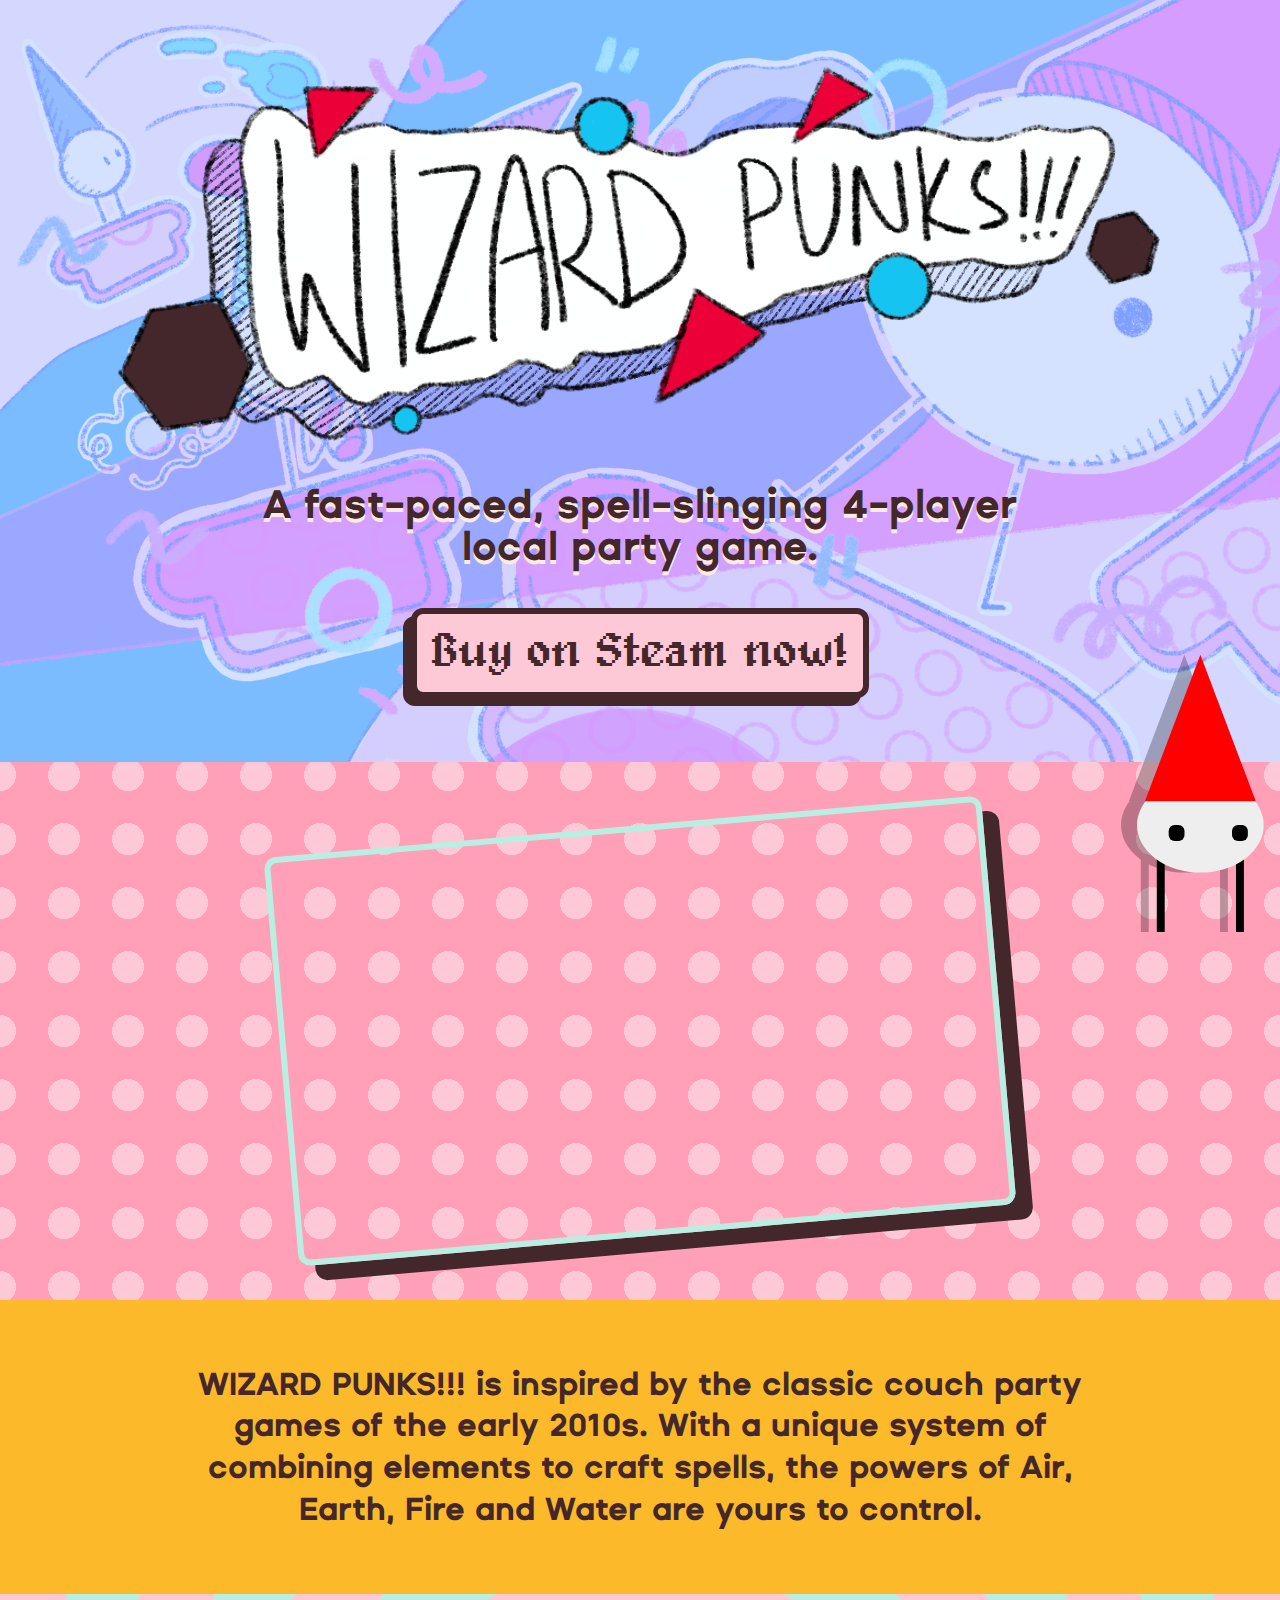
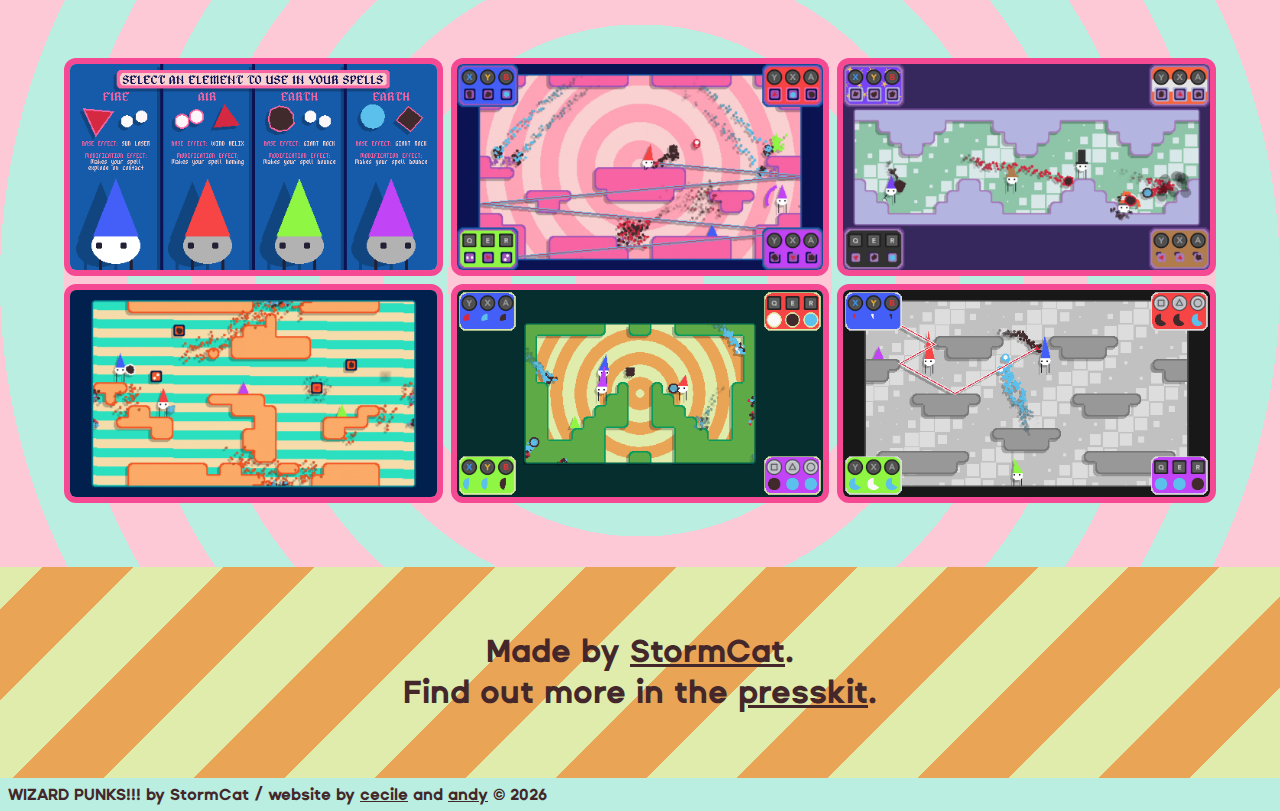
<file: index.html>
<!DOCTYPE html>
<html lang="en">
<head>
	<meta charset="UTF-8">
	<meta name="viewport" content="width=device-width, initial-scale=1.0">
	<link rel="icon" type="image/x-icon" href="/favicon.ico">

	<title>Welcome / WIZARD PUNKS!!!</title>

	<!-- Meta -->
	<meta name="author" content="WIZARD PUNKS!!!">
	<meta name="keywords" content="game">

	
	<meta name="description" content="Create spells by combining the four elements of Air, Earth, Fire and Water, and defeat your fellow wizards with a variety of bombastic magics. ">
	<meta property="og:description" content="Create spells by combining the four elements of Air, Earth, Fire and Water, and defeat your fellow wizards with a variety of bombastic magics. " />
	<meta name="twitter:description" content="Create spells by combining the four elements of Air, Earth, Fire and Water, and defeat your fellow wizards with a variety of bombastic magics. " />
	

	<meta property="og:title" content="WIZARD PUNKS!!! / Welcome" />
	<meta property="og:type" content="website" />
	<meta property="og:url" content="https://stormcatgames.com/ " />
	<meta property="og:image" content="/preview.png" />
	<meta name="twitter:image" content="/preview.png" />
	

	<meta name="twitter:card" content="summary_large_image" />
	<meta name="twitter:site" content="" />
	<meta name="twitter:title" content="WIZARD PUNKS!!! / Welcome" />

	<!-- Stylesheets -->
	<link rel="stylesheet" type="text/css" href="/css/style.css">
	
	

	

	<!-- Scripts -->
	<script src="/js/script.js" defer></script>
	
</head>

<body>
	<script>
		if (typeof(theme) === 'undefined') { let theme = null; }
		theme = localStorage.getItem('theme') || 'system';
		document.documentElement.dataset.theme = theme;
	</script>

	<header>
		<a href="/" id="masthead">WIZARD PUNKS!!!</a>
		<nav>
			<ul>
				<li><a href="/presskit/">Presskit</a></li>
				<li><a href="mailto:stormcatdev@gmail.com">Contact</a></li>
			</ul>
		</nav>
	</header>

	<main>
		<!-- DESCRIPTION -->
<section id="splash">
	<img src="/images/title.png" alt="WIZARD PUNKS!!!">
	<h1>A fast-paced, spell-slinging 4-player local party game.</h1>
	<a href="https://store.steampowered.com/app/3332770/WIZARD_PUNKS/" id="wishlist" target="_blank">Buy on Steam now!</a>
</section>
<!-- VIDEO EMBED -->
<section id="video">
	<iframe src="https://www.youtube.com/embed/l1bo0CW3JM0?si=6h5j_ZkV4ohk2nkn" title="YouTube video player" frameborder="0" allow="accelerometer; autoplay; clipboard-write; encrypted-media; gyroscope; picture-in-picture; web-share" referrerpolicy="strict-origin-when-cross-origin" allowfullscreen></iframe>
</section>
<section id="description">
	<p>WIZARD PUNKS!!! is inspired by the classic couch party games of the early 2010s. With a unique system of combining elements to craft spells, the powers of Air, Earth, Fire and Water are yours to control.</p>
</section>
<!-- SCREENSHOTS -->
<section id="screenshots">
	<div class="gallery"><img class="screenshot" src="/images/screenshots/screenshot-1.png" loading="lazy"><img class="screenshot" src="/images/screenshots/screenshot-2.png" loading="lazy"><img class="screenshot" src="/images/screenshots/screenshot-3.png" loading="lazy"><img class="screenshot" src="/images/screenshots/screenshot-4.png" loading="lazy"><img class="screenshot" src="/images/screenshots/screenshot-5.png" loading="lazy"><img class="screenshot" src="/images/screenshots/screenshot-6.png" loading="lazy"></div>
</section>
<!-- ABOUT -->
<section id="about">
	<p>Made by <a href="https://bsky.app/profile/eyeofstormcat.bsky.social">StormCat</a>.<br>Find out more in the <a href="/presskit">presskit</a>.</p>
</section>
<!-- PUNK -->
<div id="wizard">
	<svg viewBox="0 -20 64 150" xmlns="http://www.w3.org/2000/svg">
		<line id="wiz-legL" x1="12" y1="76" x2="12" y2="150" style="stroke:black;stroke-width:4" />
		<line id="wiz-legR" x1="52" y1="76" x2="52" y2="150" style="stroke:black;stroke-width:4" />
		<ellipse id="wiz-body" rx="32" ry="24" cx="32" cy="76" style="fill:#eee;stroke:none;"/>
		<rect id="wiz-eyeL" width="8" height="8" x="16" y="76" rx="3" ry="3" fill="black" />
		<rect id="wiz-eyeR" width="8" height="8" x="48" y="76" rx="3" ry="3" fill="black" />
		<rect id="wiz-eye-base" width="8" height="8" x="26" y="72" rx="3" ry="3" fill="black" fill-opacity="0" />
		<polygon id="wiz-hat" points="32,-10 60,64 4,64" style="fill:red;" />
	</svg> 
</div>
<style>
	#wizard {
		position: fixed;
		right: 1em;
		bottom: 2em;
		height: 33%;
		width: auto;
		aspect-ratio: 64 / 150 !important;
		touch-action: none;
		filter: drop-shadow(-1em 0 #0004);
		pointer-events: none;
	}
</style>
<script defer>
	let eyeL = document.getElementById('wiz-eyeL');
	let eyeR = document.getElementById('wiz-eyeR');
	let eyeBase = document.getElementById('wiz-eye-base');
	function lookat(e) {
		let rect = eyeBase.getBoundingClientRect();
		let ang = Math.atan2(e.clientY-(rect.bottom-rect.top+rect.bottom),e.clientX-(rect.left-rect.right+rect.left))
		let mx = Math.cos(ang);
		let my = Math.sin(ang);
		let x = 26 + (mx * 6);
		let y = 72 + (my * 6);
		const spacing = 16;
		eyeL.setAttribute('x', x - spacing);
		eyeR.setAttribute('x', x + spacing);
		eyeL.setAttribute('y', y);
		eyeR.setAttribute('y', y);
	}
	document.body.addEventListener('pointermove', lookat);
	
	var wiz = document.getElementById('wizard');
	wiz.style.pointerEvents = 'initial';

	var css = document.createElement('style');
	css.textContent = `@keyframes squishyAnim {
	  0%,
	  100% {
		transform: scale(1);
		transform-origin: bottom;
	  }
	  25% {
			transform: scale(1.3, 0.8);
		}
	  75% {
		transform: scale(0.8, 1.3);
	  }
	}`;
	document.head.appendChild(css);

	wiz.onclick = (function() {
		var wizHat = document.getElementById('wiz-hat');
		var colours = [ 'red', 'royalblue', 'darkorchid', 'greenyellow' ];
		var currentColour = wizHat.style.fill;
		var nextColour;
		wiz.style.animation = 'none';

		do {
			nextColour = colours[Math.floor(Math.random() * colours.length) ];
		} while(nextColour == currentColour);

		wizHat.style.fill = nextColour;

		setTimeout(function() {
			wiz.style.animation = 'squishyAnim 0.22s ease-out';
		}, 0);
	});
</script>
	</main>

	<footer>
		<section id="credits">
			<p>WIZARD PUNKS!!! by StormCat / website by <a href="https://cecilerichard.design/">cecile</a> and <a href="https://gleeson.dev/">andy</a> &copy; <span id="currentYear">2025</span><script>document.getElementById("currentYear").innerText = new Date().getFullYear();</script></p>
		</section>
	</footer>
</body>
</html>
</file>
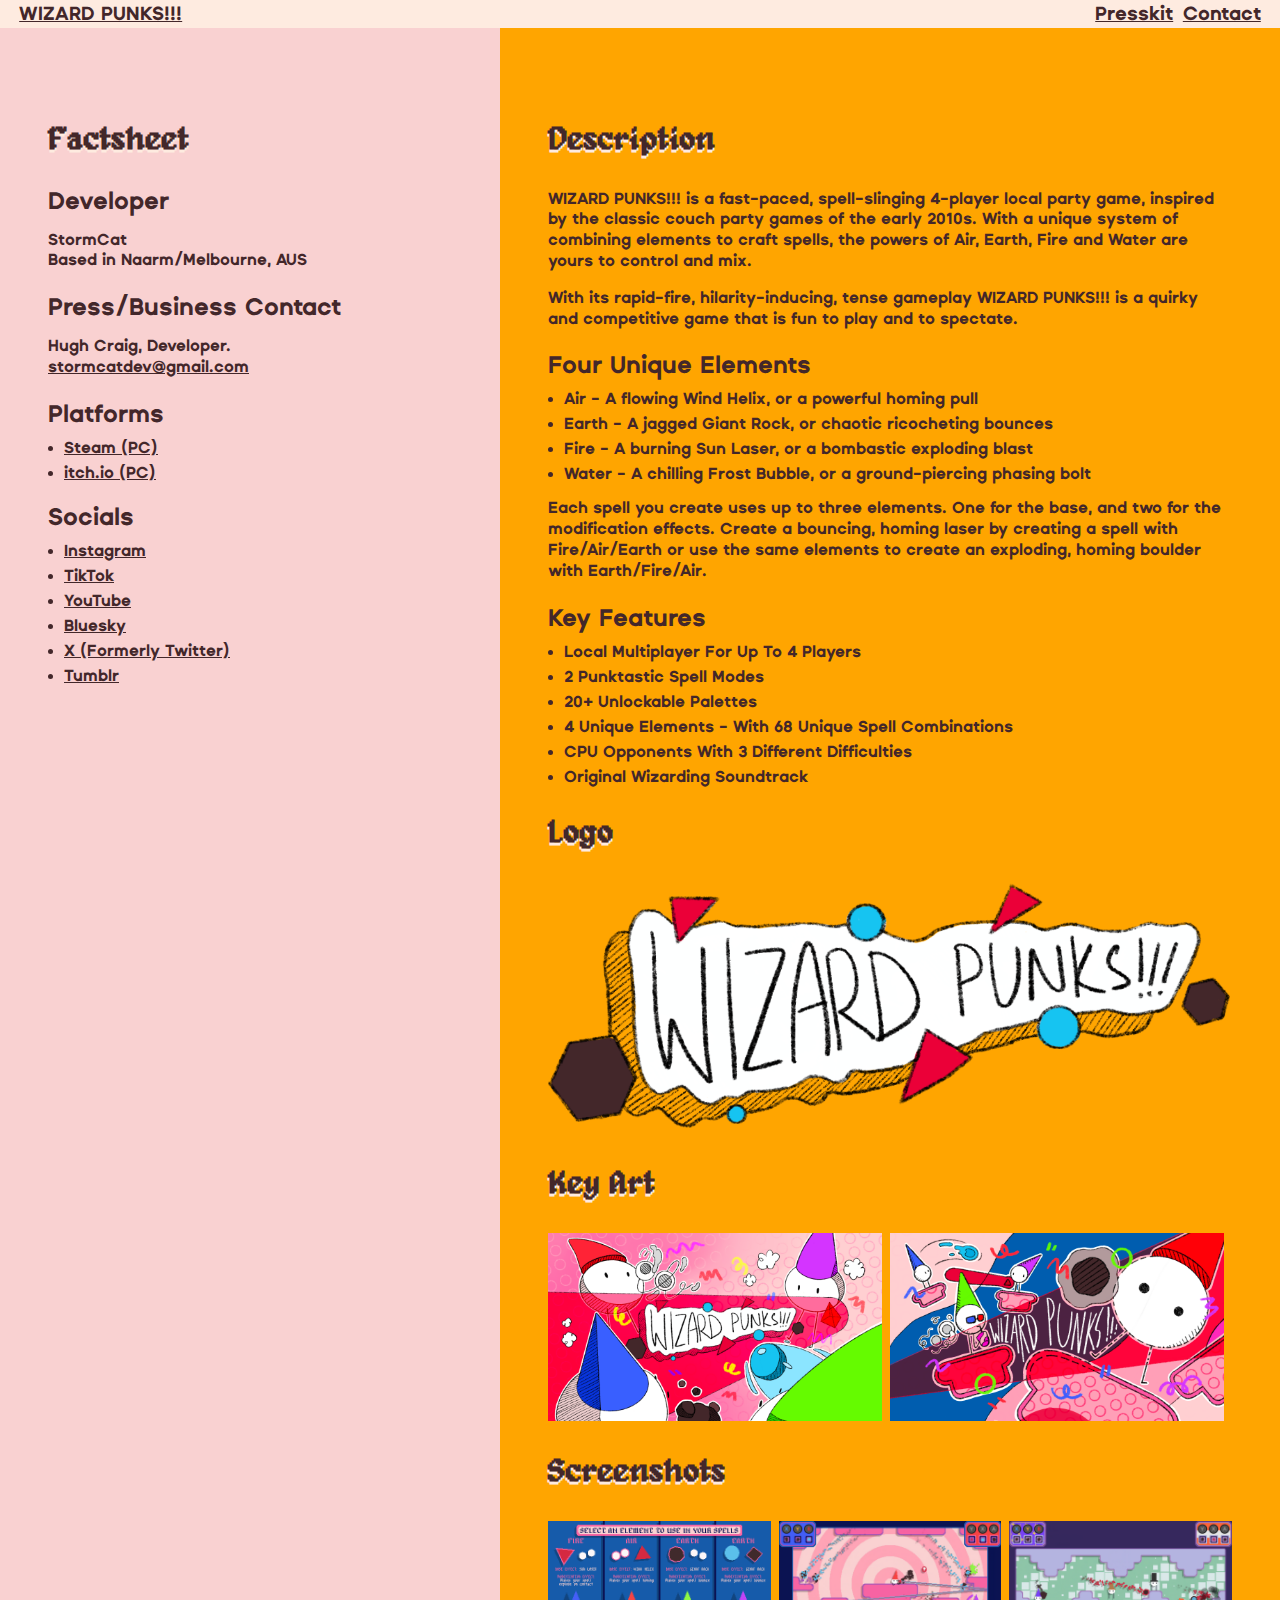
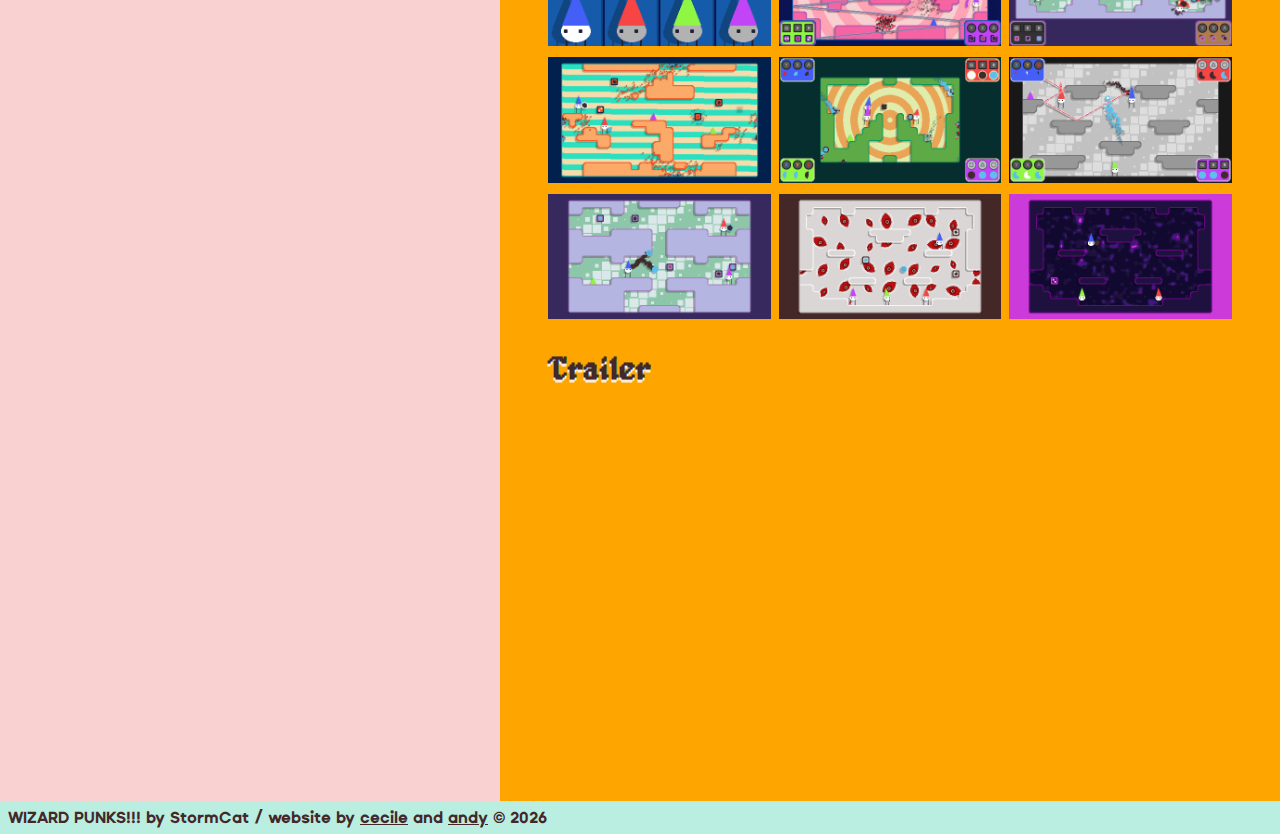
<file: presskit/index.html>
<!DOCTYPE html>
<html lang="en">
<head>
	<meta charset="UTF-8">
	<meta name="viewport" content="width=device-width, initial-scale=1.0">
	<link rel="icon" type="image/x-icon" href="/favicon.ico">

	<title>Presskit / WIZARD PUNKS!!!</title>

	<!-- Meta -->
	<meta name="author" content="WIZARD PUNKS!!!">
	<meta name="keywords" content="game">

	
	<meta name="description" content="Create spells by combining the four elements of Air, Earth, Fire and Water, and defeat your fellow wizards with a variety of bombastic magics. ">
	<meta property="og:description" content="Create spells by combining the four elements of Air, Earth, Fire and Water, and defeat your fellow wizards with a variety of bombastic magics. " />
	<meta name="twitter:description" content="Create spells by combining the four elements of Air, Earth, Fire and Water, and defeat your fellow wizards with a variety of bombastic magics. " />
	

	<meta property="og:title" content="WIZARD PUNKS!!! / Presskit" />
	<meta property="og:type" content="website" />
	<meta property="og:url" content="https://stormcatgames.com/ " />
	<meta property="og:image" content="/preview.png" />
	<meta name="twitter:image" content="/preview.png" />
	

	<meta name="twitter:card" content="summary_large_image" />
	<meta name="twitter:site" content="" />
	<meta name="twitter:title" content="WIZARD PUNKS!!! / Presskit" />

	<!-- Stylesheets -->
	<link rel="stylesheet" type="text/css" href="/css/style.css">
	
	

	

	<!-- Scripts -->
	<script src="/js/script.js" defer></script>
	
</head>

<body>
	<script>
		if (typeof(theme) === 'undefined') { let theme = null; }
		theme = localStorage.getItem('theme') || 'system';
		document.documentElement.dataset.theme = theme;
	</script>

	<header>
		<a href="/" id="masthead">WIZARD PUNKS!!!</a>
		<nav>
			<ul>
				<li><a href="/presskit/">Presskit</a></li>
				<li><a href="mailto:stormcatdev@gmail.com">Contact</a></li>
			</ul>
		</nav>
	</header>

	<main>
		<style>
	header { 
		display: flex; 
		flex-flow: row nowrap;
		justify-content: space-between;
		padding-inline: 1em;
		padding-block: 0.2em;

		nav {
			ul { 
				display: flex; flex-flow: row nowrap; gap: 0.5em;
				li { display: block; }
			}

		}
	}

	main {
		display: grid;
		grid-template-columns: 500px auto;
		grid-template-rows: auto;

		justify-items: start;
		align-items: stretch;

		p { font-size: unset; margin: 1em 0;}

		h1 { margin-inline: unset; }

		h2 { margin-block: 1em 0.5em; }

		ul { margin-block: 0.5em; }
		li { margin-left: 1em; margin-block: 0.5em; }

		> * {  text-align: left; padding-inline: 3em; margin-inline: 0; }

		#factsheet {
			max-width: 500px;
			background-color: #f9d1d1;
		}

		#description {
			max-width: 100%;

			p { max-width: 70ch; }
		}

		.gallery { margin: 0; width: 100%; }
	}

	@media screen and (max-width: 800px) {
		main { 
			display: flex;

			div { padding-inline: 1.5em; }
		}
	}
</style>
<div id="factsheet">
<h1 id="factsheet" tabindex="-1">Factsheet</h1>
<h2 id="developer" tabindex="-1">Developer</h2>
<p>StormCat<br>
Based in Naarm/Melbourne, AUS</p>
<h2 id="press%2Fbusiness-contact" tabindex="-1">Press/Business Contact</h2>
<p>Hugh Craig, Developer.<br>
<a href="mailto:stormcatdev@gmail.com">stormcatdev@gmail.com</a></p>
<h2 id="platforms" tabindex="-1">Platforms</h2>
<ul>
<li><a href="https://store.steampowered.com/app/3332770/WIZARD_PUNKS/">Steam (PC)</a></li>
<li><a href="https://eyeofstormcat.itch.io/wizard-punks">itch.io (PC)</a></li>
</ul>
<h2 id="socials" tabindex="-1">Socials</h2>
<ul>
<li><a href="https://www.instagram.com/eyeofstormcat/">Instagram</a></li>
<li><a href="https://www.tiktok.com/@eyeofstormcat">TikTok</a></li>
<li><a href="https://www.youtube.com/@EyeOfStormCat">YouTube</a></li>
<li><a href="https://bsky.app/profile/eyeofstormcat.bsky.social">Bluesky</a></li>
<li><a href="https://x.com/EyeOfStormCat">X (Formerly Twitter)</a></li>
<li><a href="https://www.tumblr.com/blog/eyeofstormcat">Tumblr</a></li>
</ul>
</div>
<div id="description">
<h1 id="description" tabindex="-1">Description</h1>
<p><strong>WIZARD PUNKS!!!</strong> is a fast-paced, spell-slinging 4-player local party game, inspired by the classic couch party games of the early 2010s. With a unique system of combining elements to craft spells, the powers of Air, Earth, Fire and Water are yours to control and mix.</p>
<p>With its rapid-fire, hilarity-inducing, tense gameplay <strong>WIZARD PUNKS!!!</strong> is a quirky and competitive game that is fun to play and to spectate.</p>
<h2 id="four-unique-elements" tabindex="-1">Four Unique Elements</h2>
<ul>
<li><strong>Air</strong> - A flowing Wind Helix, or a powerful homing pull</li>
<li><strong>Earth</strong> - A jagged Giant Rock, or chaotic ricocheting bounces</li>
<li><strong>Fire</strong> - A burning Sun Laser, or a bombastic exploding blast</li>
<li><strong>Water</strong> - A chilling Frost Bubble, or a ground-piercing phasing bolt</li>
</ul>
<p>Each spell you create uses up to three elements. One for the base, and two for the modification effects. Create a bouncing, homing laser by creating a spell with <strong>Fire/Air/Earth</strong> or use the same elements to create an exploding, homing boulder with <strong>Earth/Fire/Air</strong>.</p>
<h2 id="key-features" tabindex="-1">Key Features</h2>
<ul>
<li>Local Multiplayer For Up To 4 Players</li>
<li>2 Punktastic Spell Modes</li>
<li>20+ Unlockable Palettes</li>
<li>4 Unique Elements - With 68 Unique Spell Combinations</li>
<li>CPU Opponents With 3 Different Difficulties</li>
<li>Original Wizarding Soundtrack</li>
</ul>
<h1 id="logo" tabindex="-1">Logo</h1>
<p><a href="/images/title.png"><img style="width: 100%;" src="/images/title.png" alt="WIZARD PUNKS!!! Logo"></a></p>
<h1 id="key-art" tabindex="-1">Key Art</h1>
<div class="gallery"><a href="/images/key-art-1.png"><img class="" src="/images/key-art-1.png" loading="lazy"></a><a href="/images/key-art-2.png"><img class="" src="/images/key-art-2.png" loading="lazy"></a></div>
<h1 id="screenshots" tabindex="-1">Screenshots</h1>
<div class="gallery"><a href="/images/screenshots/screenshot-1.png"><img class="screenshot" src="/images/screenshots/screenshot-1.png" loading="lazy"></a><a href="/images/screenshots/screenshot-2.png"><img class="screenshot" src="/images/screenshots/screenshot-2.png" loading="lazy"></a><a href="/images/screenshots/screenshot-3.png"><img class="screenshot" src="/images/screenshots/screenshot-3.png" loading="lazy"></a><a href="/images/screenshots/screenshot-4.png"><img class="screenshot" src="/images/screenshots/screenshot-4.png" loading="lazy"></a><a href="/images/screenshots/screenshot-5.png"><img class="screenshot" src="/images/screenshots/screenshot-5.png" loading="lazy"></a><a href="/images/screenshots/screenshot-6.png"><img class="screenshot" src="/images/screenshots/screenshot-6.png" loading="lazy"></a><a href="/images/screenshots/screenshot-7.png"><img class="screenshot" src="/images/screenshots/screenshot-7.png" loading="lazy"></a><a href="/images/screenshots/screenshot-8.png"><img class="screenshot" src="/images/screenshots/screenshot-8.png" loading="lazy"></a><a href="/images/screenshots/screenshot-9.png"><img class="screenshot" src="/images/screenshots/screenshot-9.png" loading="lazy"></a></div>
<h1 id="trailer" tabindex="-1">Trailer</h1>
<iframe width="560" height="315"  src=https://www.youtube.com/embed/l1bo0CW3JM0?si=6h5j_ZkV4ohk2nkn title="YouTube video player" frameborder="0" allow="accelerometer; autoplay; clipboard-write; encrypted-media; gyroscope; picture-in-picture; web-share" referrerpolicy="strict-origin-when-cross-origin" allowfullscreen></iframe>
</div>
	</main>

	<footer>
		<section id="credits">
			<p>WIZARD PUNKS!!! by StormCat / website by <a href="https://cecilerichard.design/">cecile</a> and <a href="https://gleeson.dev/">andy</a> &copy; <span id="currentYear">2025</span><script>document.getElementById("currentYear").innerText = new Date().getFullYear();</script></p>
		</section>
	</footer>
</body>
</html>
</file>
<file: css/style.css>
@font-face {
    font-family: 'Alagard';
    src: url('/fonts/Alagard.woff2') format('woff2'),
        url('/fonts/Alagard.woff') format('woff');
    font-weight: 500;
    font-style: normal;
    font-display: swap;
}

@font-face {
    font-family: 'Body';
    src: url('../fonts/BasicallyASansSerif-Bold.woff2') format('woff2');
    font-weight: normal;
    font-style: normal;
    font-display: swap;
}

:root {

	--font-heading-main: 'Alagard', serif;
	--font-body-main: 'Body', sans-serif;
}

/* CSS reset */
* { 
	box-sizing: border-box;
	margin: 0; padding: 0;
}

body { 
	display: flex;
	flex-flow: column;
	min-height: 100vh;
	justify-content: flex-start;
	align-items: stretch;

	font-family: var(--font-body-main);
	color: #43272a;;
}

h1 { 
	font-family: var(--font-heading-main); 
	margin-inline: auto; max-width: 800px; margin-block: 1em;
	text-shadow: 0 0.1em #feebe0;}

a { 
		color: #43272a; 
		&:hover { color: #feebe0; background-color: #43272a; }
	}

header {
	display: none;
	background-color: #feebe0;

	font-size: 1.2em;
}

main {
	flex: 2;
	display: flex;
	flex-flow: column;
	align-items: center;

	background-color: orange;

	p { 
			font-size: 2em; 
			margin-inline: auto;
			max-width: 50ch;
			line-height: 1.3em;
			//text-shadow: 0 0.1em #feebe0;
		}

	> * {
		width: 100%;
		padding-block: 4em;
		text-align: center;
	}
	
	section#splash {
		display: flex;
		flex-flow: column;
		align-items: center;
		justify-content: center;

		text-align: center;

		background-color: #b1c8ff;
		background-image: url('/images/key-art.png');
		background-size: cover;
		background-position: center;
		background-blend-mode: soft-light;

		img { max-width:90%; }

		h1 { 
			font-family: 'Body';
			font-size: 2.5em; 
			word-break: keep-all;

			&:hover { text-shadow: 0.3em -0.3em #feebe0; transition: text-shadow 0.2s ease-in-out }
		}
		p { font-size: 1.3em; }
	}

	section#video {
		background-image: radial-gradient(#fec9d7 1em, #ff9fb8 1em);
		background-size: 4em 4em;
		background-position: center;

		display: flex;
		flex-flow: row wrap;

		iframe { 
			display: block; 
			width: 720px; height: 410px; 
			margin-inline: auto; 
			border-radius: 12px;
			border: 6px solid #b9eee1;
			box-shadow: 1em 1em #43272a;
			transform: rotate(-5deg);
		}

		p {
			border-radius: 12px;
			margin-inline: 1em;
		}
	}

	section#screenshots { 
		background: repeating-linear-gradient( -45deg, #e0ecab, #e0ecab 4em, #e9a455 4em, #e9a455 8em );
		background: repeating-radial-gradient(
		  circle,
		  #fec9d7,
		  #fec9d7 4em,
		  #b9eee1 4em, 
		  #b9eee1 8em
		);

		img { 
				border-radius: 12px;
				border: 6px solid #f54a93;

				&:hover { 
					transform: rotate(5deg);
				}
			}
	}

	.gallery {
			display: grid;
			grid-template-columns: repeat(3, auto);

			grid-gap: 8px;
			width: 90%;
			margin-inline: auto;

			img { 
				width: 100%;
			}
		}

	#wishlist {
		display: block;
		font-family: var(--font-heading-main);
		color: #43272a;
		text-decoration: none;

		width: fit-content;
		margin-inline: auto;
		background: #fec9d7; 
		border: 6px solid #43272a;
		box-shadow: -8px 8px #43272a;
		border-radius: 12px;
		padding: 0.3em;
		font-size: 3em; 

		&:hover { transform: rotate(5deg);  border-color: #f54a93; color: #f54a93; box-shadow: -8px 8px#f54a93; transition: all 0.1s linear;}

		&:active { transform: translate(-8px, 8px) rotate(5deg); box-shadow: none; transition: none; }
	}

	section#description {
		background: #fcb92a;
	}

	section#about {
		background: repeating-radial-gradient(
		  circle,
		  #fec9d7,
		  #fec9d7 4em,
		  #b9eee1 4em, 
		  #b9eee1 8em
		);
		background: repeating-linear-gradient( -45deg, #e0ecab, #e0ecab 4em, #e9a455 4em, #e9a455 8em );

	}

}

footer { 
	padding: 0.5em;
	background-color: #b9eee1;
	#credits {
		display: flex;
		flex-flow: row nowrap;
		justify-content: space-between;
	}
}


@media screen and (max-width: 800px) {
	main {
		p { font-size: 1.2em; margin-inline: 1em; }
		section#splash { h1 { font-size: 1.5em; } }

		.gallery { grid-template-columns: auto; }
		iframe { width: 100%; height: 200px; }

		section#splash {
			img { margin-top: 2em }
			h1 { margin-inline: 1em; margin-block: 2em; }
		}

		section#screenshots { img { border-width: 4px; } }

		section#video { 
			padding-inline: 2em;
			iframe { width: 100%; height: 200px; border-width: 4px; box-shadow: 10px 10px; } 
		}

		#wishlist { font-size: 2.2em; border-width: 4px; box-shadow: -5px 5px;}
	}

	footer {
		height: 30vh;
	}
}
</file>
